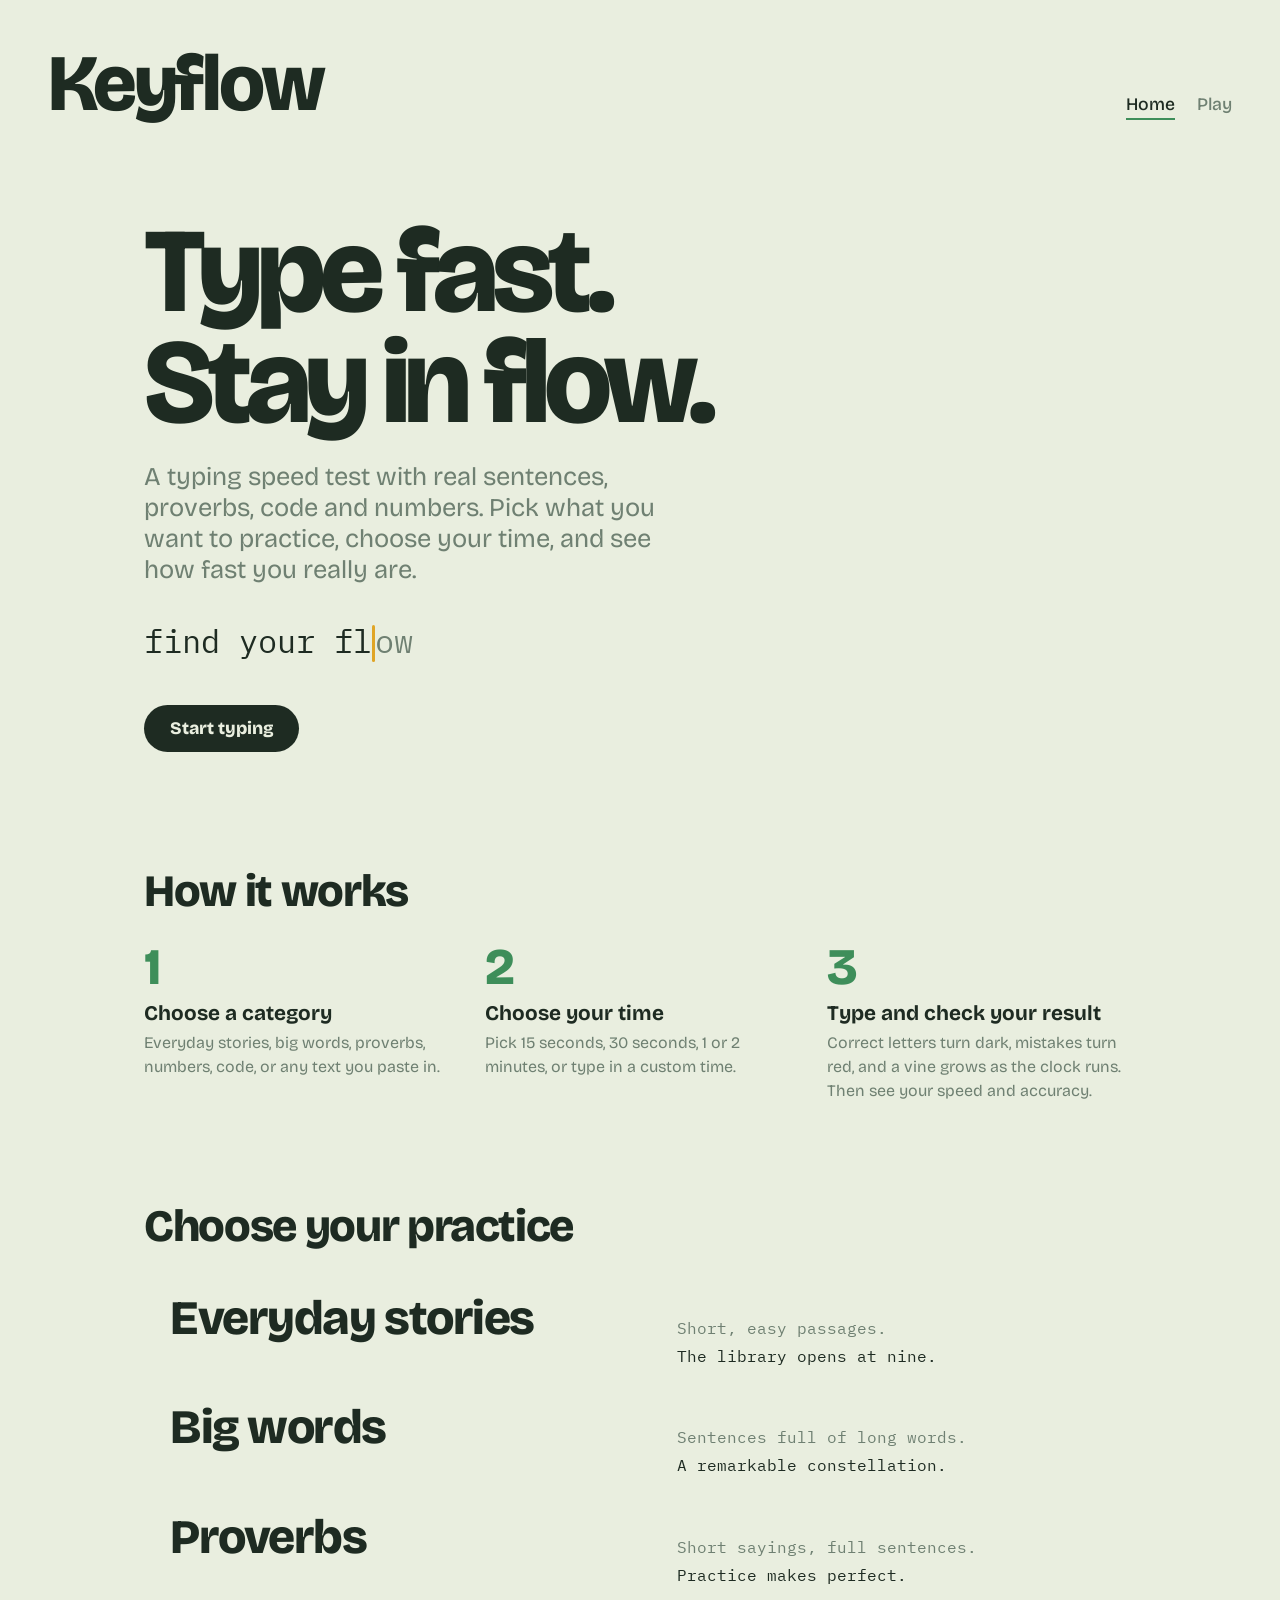
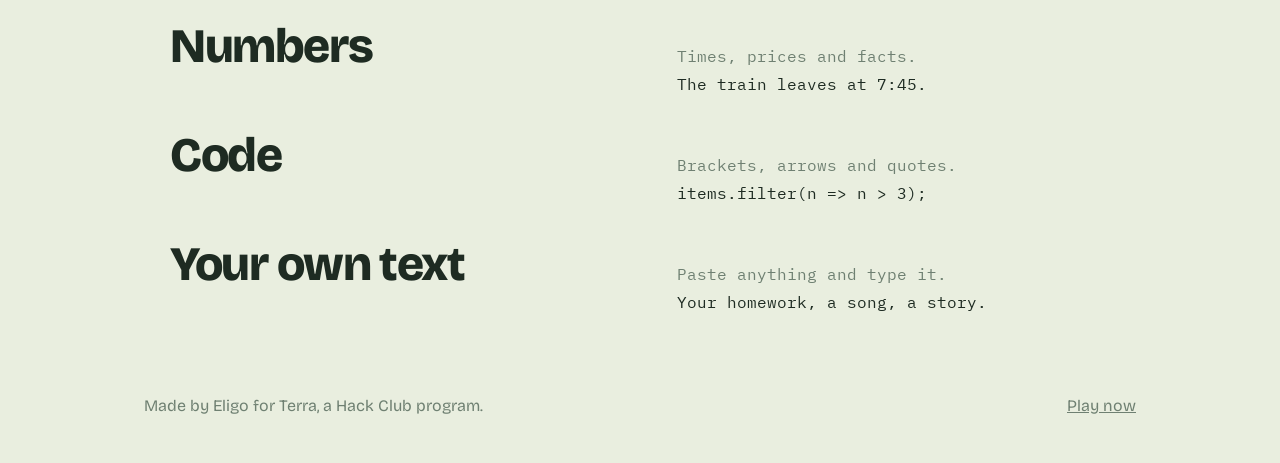
<file: index.html>
<!DOCTYPE html>
<html lang="en">
    <head>
        <meta charset="utf-8">
        <meta name="viewport" content="width=device-width, initial-scale=1">
        <title>Keyflow: a typing speed test</title>
        <meta name="description" content="Keyflow is a free typing speed test with words, proverbs, code and numbers. Pick a category and find your flow.">
        <link rel="preconnect" href="https://fonts.googleapis.com">
        <link rel="preconnect" href="https://fonts.gstatic.com" crossorigin>
        <link href="https://fonts.googleapis.com/css2?family=Bricolage+Grotesque:opsz,wght@12..96,500;12..96,800&family=IBM+Plex+Mono:wght@400;500&display=swap" rel="stylesheet">
        <link rel="stylesheet" href="style.css">
    </head>
    <body>
        <header>
            <a class="logo" href="index.html">Keyflow</a>
            <nav aria-label="Main">
                <a href="index.html" aria-current="page">Home</a>
                <a href="play.html">Play</a>
            </nav>
        </header>

        <main class="top">
            <section class="hero">
                <h2>Type fast.<br>Stay in flow.</h2>
                <p class="sub">A typing speed test with real sentences, proverbs, code and numbers. Pick what you want to practice, choose your time, and see how fast you really are.</p>
                <p class="demo" aria-hidden="true"><span class="l ok">find your fl</span><span class="cursor"></span><span class="l">ow</span></p>
                <a class="btn" href="play.html">Start typing</a>
            </section>

            <section class="section">
                <h3>How it works</h3>
                <ol class="steps">
                    <li><b>1</b><strong>Choose a category</strong><p>Everyday stories, big words, proverbs, numbers, code, or any text you paste in.</p></li>
                    <li><b>2</b><strong>Choose your time</strong><p>Pick 15 seconds, 30 seconds, 1 or 2 minutes, or type in a custom time.</p></li>
                    <li><b>3</b><strong>Type and check your result</strong><p>Correct letters turn dark, mistakes turn red, and a vine grows as the clock runs. Then see your speed and accuracy.</p></li>
                </ol>
            </section>

            <section class="section">
                <h3>Choose your practice</h3>
                <ul class="cats">
                    <li><a class="cat" href="play.html#/everyday"><b>Everyday stories</b><span>Short, easy passages.<i>The library opens at nine.</i></span></a></li>
                    <li><a class="cat" href="play.html#/bigwords"><b>Big words</b><span>Sentences full of long words.<i>A remarkable constellation.</i></span></a></li>
                    <li><a class="cat" href="play.html#/proverbs"><b>Proverbs</b><span>Short sayings, full sentences.<i>Practice makes perfect.</i></span></a></li>
                    <li><a class="cat" href="play.html#/numbers"><b>Numbers</b><span>Times, prices and facts.<i>The train leaves at 7:45.</i></span></a></li>
                    <li><a class="cat" href="play.html#/code"><b>Code</b><span>Brackets, arrows and quotes.<i>items.filter(n =&gt; n &gt; 3);</i></span></a></li>
                    <li><a class="cat" href="play.html"><b>Your own text</b><span>Paste anything and type it.<i>Your homework, a song, a story.</i></span></a></li>
                </ul>
            </section>
        </main>

        <footer>
            <span>Made by Eligo for Terra, a Hack Club program.</span>
            <a href="play.html">Play now</a>
        </footer>
    </body>
</html>
</file>
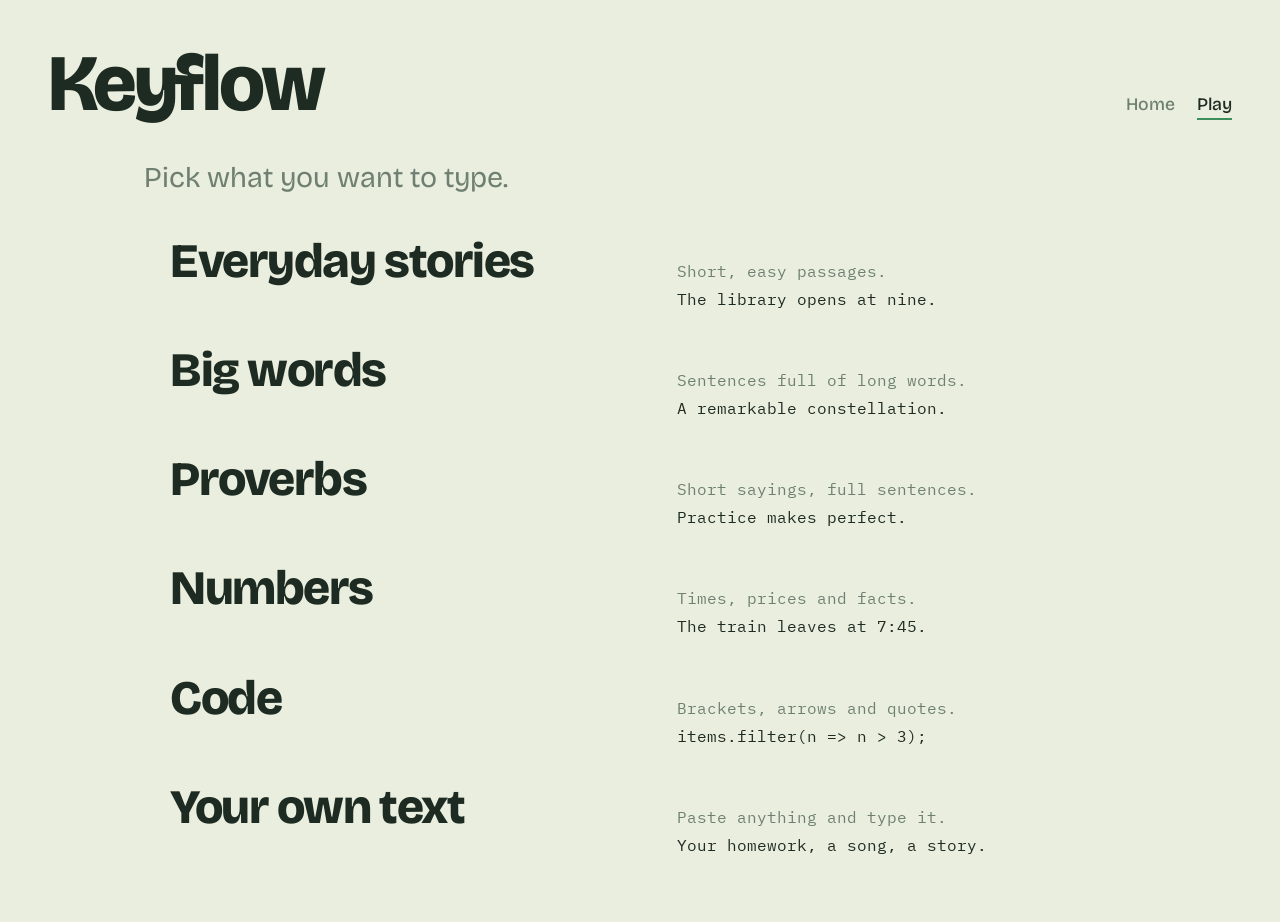
<file: play.html>
<!DOCTYPE html>
<html lang="en">
    <head>
        <meta charset="utf-8">
        <meta name="viewport" content="width=device-width, initial-scale=1">
        <title>Play | Keyflow</title>
        <link rel="preconnect" href="https://fonts.googleapis.com">
        <link rel="preconnect" href="https://fonts.gstatic.com" crossorigin>
        <link href="https://fonts.googleapis.com/css2?family=Bricolage+Grotesque:opsz,wght@12..96,500;12..96,800&family=IBM+Plex+Mono:wght@400;500&display=swap" rel="stylesheet">
        <link rel="stylesheet" href="style.css">
    </head>
    <body>
<header>
    <a class="logo" href="index.html">Keyflow</a>
    <nav aria-label="Main">
        <a href="index.html">Home</a>
        <a href="play.html" aria-current="page">Play</a>
    </nav>
</header>

<main>
    <section class="view show" id="home">
        <p class="lead">Pick what you want to type.</p>
        <ul class="cats" id="cats"></ul>
        <div class="custom-box" id="customBox">
            <textarea id="customText" aria-label="Your text" placeholder="Paste a few sentences here"></textarea>
            <p class="msg" id="customMsg"></p>
            <button class="btn" id="customGo">Use this text</button>
        </div>
    </section>

    <section class="view" id="time">
        <p class="lead">How long do you want to type?</p>
        <p class="chosen"><b id="timeCat"></b> <a href="#/">Change category</a></p>
        <div class="times" id="times">
            <button class="time" data-s="15">15 sec</button>
            <button class="time" data-s="30">30 sec</button>
            <button class="time" data-s="60">1 min</button>
            <button class="time" data-s="120">2 min</button>
        </div>
        <div class="custom-time">
            <label for="customTime">Custom time in seconds</label>
            <input id="customTime" type="number" min="5" max="600" inputmode="numeric" placeholder="45">
            <button class="btn" id="customTimeGo">Start</button> 
        </div>
        <p class="msg" id="timeMsg"></p>
    </section>

    <section class="view" id="test">
        <div class="vine" aria-hidden="true"><div class="stem" id="stem"></div><div class="leaf" id="leaf"></div></div>
        <div class="topline"><div class="clock" id="clock">30</div><div class="catname" id="catName"></div></div>
        <div class="field idle" id="field"><div class="words" id="words"><div class="caret" id="caret"></div></div></div>
        <p class="hint">Click the words and start typing. <kbd>Tab</kbd> restarts, <kbd>Esc</kbd> goes back.</p>
    </section>

    <section class="view" id="results" aria-live="polite">
        <div class="big"><span id="rWpm">0</span><small>wpm</small></div>
        <div class="stats">
            <div><span>accuracy</span><b id="rAcc">0%</b></div>
            <div><span>correct characters</span><b id="rChars">0</b></div>
            <div><span>category</span><b id="rCat"></b></div>
            <div><span>time</span><b id="rTime">30s</b></div>
        </div>
            <div class="actions">
                <button class="btn" id="again">Try again</button>
                <a class="btn ghost" id="changeTime" href="#/">Change time</a>
                <a class="btn ghost" href="#/">Change category</a>
        </div>
    </section>
</main>

<input id="capture" autocomplete="off" autocapitalize="off" spellcheck="false" aria-label="Typing input">

<script src="texts.js"></script>
<script src="app.js"></script>
    </body>
</html>
</file>
<file: style.css>
:root{
    --bg:#E9EEDF; --ink:#1E2B22; --dim:#6F8072; --wrong:#B8354A;
    --leaf:#3E8E5A; --caret:#E0A526; --panel:#DDE5D0;
    --display:'Bricolage Grotesque',system-ui,sans-serif;
    --mono:'IBM Plex Mono',ui-monospace,Menlo,monospace; 
    --line:3.4rem;
}
*{box-sizing:border-box}
html,body{min-height:100%;margin:0}
body{background:var(--bg);color:var(--ink);font-family:var(--display);
display:flex;flex-direction:column;min-height:100vh;padding:clamp(1.25rem,4vw,3rem)}
a{color:inherit}
button,textarea{font-family:inherit}
:focus-visible{outline:3px solid var(--caret);outline-offset:2px}

header{display:flex;justify-content:space-between;align-items:baseline;gap:1rem 2rem;flex-wrap:wrap}
.logo{font-size:clamp(2.6rem,7vw,5rem);font-weight:800;letter-spacing:-.04em;margin:0;line-height:.9;text-decoration:none}
.right{display:flex;gap:1.5rem;align-items:center;flex-wrap:wrap}
nav{display:flex;gap:1.4rem}
nav a{text-decoration:none;color:var(--dim); font-weight:500;font-size:1.1rem;padding:.2rem 0;border-bottom:2px solid transparent}
nav a:hover,nav a[aria-current]{color:var(--ink);border-bottom-color:var(--leaf)}
.modes{display:none;gap:.4rem}
body.in-test .modes{display:flex}
.modes button{font:500 1rem var(--display);background:transparent;color:var(--dim);
border:2px solid transparent;border-radius:999px;padding:.4rem .9rem;cursor:pointer}
.modes button[aria-pressed="true"]{color:var(--ink);border-color:var(--ink)}
.modes button:hover{color:var(--ink)}
footer{max-width:62rem;width:100%;margin:4rem auto 0;color:var(--dim);display:flex;justify-content:space-between;gap:1rem;flex-wrap:wrap}

main{flex:1;width:100%;max-width:62rem;margin:0 auto;display:flex;flex-direction:column;justify-content:center}
main.top{justify-content:flex-start}
.view{display:none}
.view.show{display:block}

.btn{display:inline-block;font:800 1.1rem var(--display);background:var(--ink);color:var(--bg);border:0;border-radius:999px;padding:.8rem 1.6rem;cursor:pointer;text-decoration:none}
.btn:hover{background:var(--leaf)}
.btn.ghost{background:transparent;color:var(--ink);border:2px solid var(--ink)}
.btn.ghost:hover{background:var(--panel)}

.hero{padding:clamp(2.5rem,8vw,6rem) 0 1rem}
.hero h2{font-size:clamp(3rem,10vw,7.5rem);font-weight:800;letter-spacing:-.05em;line-height:.92;margin:0 0 1.5rem}
.hero p.sub{font-size:clamp(1.2rem,2.4vw,1.6rem);max-width:34rem;margin:0 0 2rem;color:var(--dim)}
.demo{font:400 clamp(1.3rem,3vw,2rem)/1.5 var(--mono);margin: 0 0 2.5rem}
.cursor{display:inline-block;width:3px;height:1.15em;background:var(--caret);border-radius:2px;vertical-align:text-bottom;animation:blink 1s steps(2) infinite}
.section{margin-top:clamp(3.5rem,9vw,6rem)}
.section h3 {font-size:clamp(1.8rem,4vw,2.8rem);font-weight:800;letter-spacing:-.03em;margin:0 0 1.5rem}
.steps{list-style:none;margin:0;padding:0;display:grid;grid-template-columns:repeat(3,minmax(0,1fr));gap:2rem}
.steps b{display:block;font-size:3.2rem;font-weight:800;color:var(--leaf);line-height:1;margin-bottom:.5rem}
.steps strong{display:block;font-size:1.3rem;margin-bottom:.3rem}
.steps p{margin:0;color:var(--dim);line-height:1.5}
@media (max-width:640px){.steps{grid-template-columns:1fr}}

.lead{font-size:clamp(1.3rem,2.5vw,1.8rem);margin:2.5rem 0 1.5rem;color:var(--dim)}
.cats{list-style:none;margin:0;padding:0}
.cat{display:grid;grid-template-columns:minmax(0,1.1fr) minmax(0,1fr);align-items:baseline;gap:1.5rem;
width:100%;text-align:left;background:transparent;border:0;border-left:6px solid transparent;
padding:1.1rem 1.25rem;cursor:pointer;color:var(--ink);border-radius:0 1rem 1rem 0;text-decoration:none}
.cat:hover,.cat:focus-visible{background:var(--panel);border-left-color:var(--leaf)}
.cat b{font-size:clamp(1.8rem,4.5vw,3rem);font-weight:800;letter-spacing:-.03em;line-height:1}
.cat span{font:400 1rem/1.5 var(--mono);color:var(--dim)}
.cat span i{display:block;font-style:normal;color:var(--ink);margin-top:.25rem}
.custom-box{display:none;margin:.5rem 0 1rem 1.5rem}
.custom-box.show{display:block}
textarea{width:100%;min-height:8rem;border:2px solid var(--ink);border-radius:1rem;background:transparent;
padding:1rem;font:400 1.1rem/1.5 var(--mono);color:var(--ink);resize:vertical}
.msg{color:var(--wrong); min-height:1.5rem;margin:.4rem 0}
@media (max-width:640px){.cat{grid-template-columns:1fr;gap:.4rem}}

.vine{position:relative;height:1.6rem;margin-bottom:1.5rem}
.vine::before{content:"";position:absolute;left:0;right:0;top:50%;height:2px;background:var(--panel)}
.stem{position:absolute;left:0;top:50%;height:2px;width:0;background:var(--leaf)}
.leaf{position:absolute;top:50%;left:0;width:1.1rem;height:1.1rem;background:var(--leaf);
border-radius:0 100% 0 100%;transform:translate(-50%,-80%) rotate(-15deg);transition:left .1s linear}
.topline{display:flex;align-items:baseline;gap:1.2rem;margin-bottom:.75rem}
.clock{font:800 clamp(1.6rem,3vw,2.2rem)/1 var(--display);font-variant-numeric:tabular-nums}
.catname{color:var(--dim);font-size:1.1rem}
.field{position:relative;height:calc(var(--line)*3);overflow:hidden;cursor:text}
.words{position:relative;font:400 clamp(1.4rem,3vw,2rem)/var(--line) var(--mono);
display:flex;flex-wrap:wrap;column-gap:1.1ch;transition:transform .15s ease-out}
.word{display:inline-block}
.l{color:var(--dim)}
.l.ok{color:var(--ink)}
.l.bad{color:var(--wrong)}
.l.extra{color:var(--wrong);opacity:.7}
.word.skipped{text-decoration:underline;text-decoration-color:var(--wrong);text-decoration-thickness:2px;text-underline-offset:6px}
.caret{position:absolute;width:3px;height:1.2em;background:var(--caret);border-radius:2px;
transition:left .08s ease-out,top .08s ease-out;pointer-events:none}
.field.idle .caret{animation:blink 1s steps(2) infinite}
@keyframes blink{50%{opacity:0}}
#capture{position:fixed;opacity:0;pointer-events:none;width:1px;height:1px;left:0;top:0}
.hint{margin-top:2rem;color:var(--dim)}
kbd{font:500 .9rem var(--mono);background:var(--panel);padding:.1rem .45rem;border-radius:.35rem}

.big{font-size:clamp(5rem,16vw,11rem);font-weight:800;letter-spacing:-.05em;line-height:.9}
.big small{font-size:.22em;font-weight:500;letter-spacing:0;color:var(--dim);margin-left:.4rem}
.stats{display:flex;gap:2.5rem;flex-wrap:wrap;margin:1.5rem 0 2rem;font-size:1.3rem}
.stats span{display:block;color:var(--dim);font-size:1rem}
.actions{display:flex;gap:1rem;flex-wrap:wrap}

@media (prefers-reduced-motion:reduce){
    .words,.caret,.leaf{transition:none}.field.idle .caret,.cursor{animation:none}
}

.chosen{margin:0 0 1.5rem;color:var(--dim);font-size:1.1rem}
.chosen b{color:var(--ink);font-size:1.3rem;margin-right:.8rem}
.times{display:flex;flex-wrap:wrap;gap:.9rem;margin: 0 0 2rem}
.time{font:800 clamp(1.6rem,4vw,2.4rem)/1 var(--display);padding:1rem 1.8rem;border:2px solid var(--ink);
border-radius:999px;background:transparent;color:var(--ink);cursor:pointer}
.time:hover,.time:focus-visible{background:var(--panel);border-color:var(--leaf)}
.custom-time{display:flex;align-items:center;gap:.9rem;flex-wrap:wrap}
.custom-time label{font-size:1.2rem;color:var(--dim)}
.custom-time input{font:500 1.3rem var(--mono);width:7rem;padding:.7rem 1rem;border:2px solid var(--ink);
border-radius:1rem;background:transparent;color:var(--ink)}
</file>
